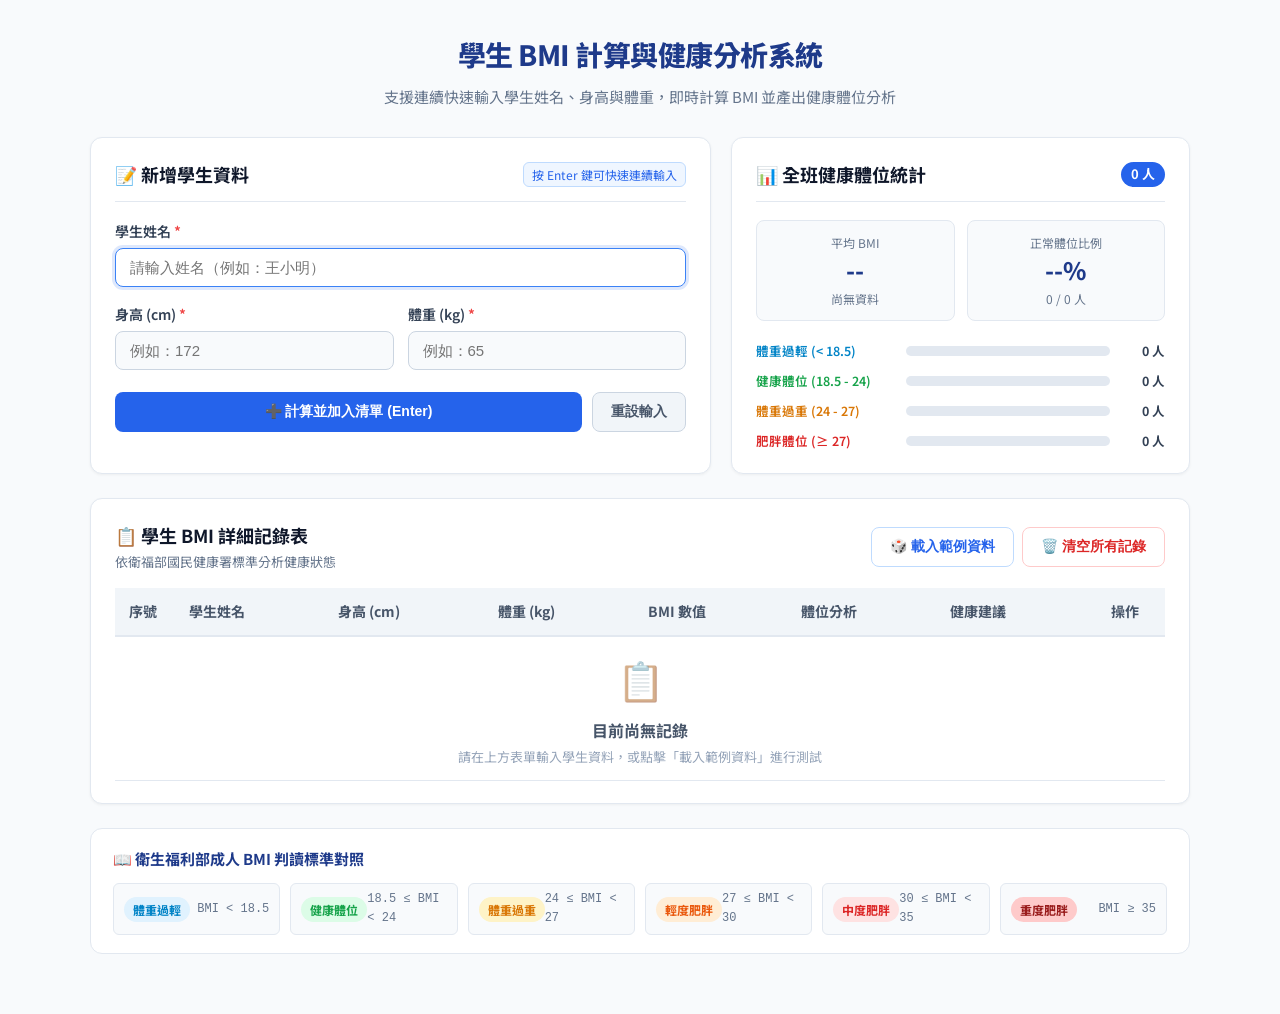
<file: demoBMI/noGuide/index.html>
<!DOCTYPE html>
<html lang="zh-TW">
<head>
  <meta charset="UTF-8">
  <meta name="viewport" content="width=device-width, initial-scale=1.0">
  <title>學生 BMI 計算與分析系統</title>
  <link rel="preconnect" href="https://fonts.googleapis.com">
  <link rel="preconnect" href="https://fonts.gstatic.com" crossorigin>
  <link href="https://fonts.googleapis.com/css2?family=Noto+Sans+TC:wght@400;500;600;700&display=swap" rel="stylesheet">
  <link rel="stylesheet" href="style.css">
</head>
<body>
  <div class="container">
    <header class="header">
      <h1>學生 BMI 計算與健康分析系統</h1>
      <p class="subtitle">支援連續快速輸入學生姓名、身高與體重，即時計算 BMI 並產出健康體位分析</p>
    </header>

    <!-- 主操作區：左側輸入表單、右側即時統計 -->
    <div class="main-grid">
      <!-- 連續輸入表單卡片 -->
      <section class="card form-card">
        <div class="card-header">
          <h2>📝 新增學生資料</h2>
          <span class="badge-hint">按 Enter 鍵可快速連續輸入</span>
        </div>
        
        <form id="bmi-form" autocomplete="off">
          <div class="form-group">
            <label for="student-name">學生姓名 <span class="required">*</span></label>
            <input type="text" id="student-name" placeholder="請輸入姓名（例如：王小明）" required autofocus>
          </div>

          <div class="form-row">
            <div class="form-group">
              <label for="student-height">身高 (cm) <span class="required">*</span></label>
              <input type="number" id="student-height" placeholder="例如：172" min="50" max="250" step="0.1" required>
            </div>

            <div class="form-group">
              <label for="student-weight">體重 (kg) <span class="required">*</span></label>
              <input type="number" id="student-weight" placeholder="例如：65" min="20" max="300" step="0.1" required>
            </div>
          </div>

          <div id="form-error" class="error-msg" style="display: none;"></div>

          <div class="form-actions">
            <button type="submit" class="btn btn-primary" id="btn-submit">
              ➕ 計算並加入清單 (Enter)
            </button>
            <button type="button" class="btn btn-secondary" id="btn-reset">
              重設輸入
            </button>
          </div>
        </form>
      </section>

      <!-- 統計摘要卡片 -->
      <section class="card summary-card">
        <div class="card-header">
          <h2>📊 全班健康體位統計</h2>
          <span id="stat-count-badge" class="count-badge">0 人</span>
        </div>

        <div class="stats-grid">
          <div class="stat-box">
            <div class="stat-label">平均 BMI</div>
            <div class="stat-value" id="stat-avg-bmi">--</div>
            <div class="stat-sub" id="stat-avg-status">尚無資料</div>
          </div>
          <div class="stat-box">
            <div class="stat-label">正常體位比例</div>
            <div class="stat-value" id="stat-normal-rate">--%</div>
            <div class="stat-sub" id="stat-normal-count">0 / 0 人</div>
          </div>
        </div>

        <div class="distribution-bars">
          <div class="dist-row">
            <span class="dist-label text-underweight">體重過輕 (&lt; 18.5)</span>
            <div class="progress-bar-bg">
              <div class="progress-bar bar-underweight" id="bar-underweight" style="width: 0%;"></div>
            </div>
            <span class="dist-count" id="count-underweight">0 人</span>
          </div>
          <div class="dist-row">
            <span class="dist-label text-normal">健康體位 (18.5 - 24)</span>
            <div class="progress-bar-bg">
              <div class="progress-bar bar-normal" id="bar-normal" style="width: 0%;"></div>
            </div>
            <span class="dist-count" id="count-normal">0 人</span>
          </div>
          <div class="dist-row">
            <span class="dist-label text-overweight">體重過重 (24 - 27)</span>
            <div class="progress-bar-bg">
              <div class="progress-bar bar-overweight" id="bar-overweight" style="width: 0%;"></div>
            </div>
            <span class="dist-count" id="count-overweight">0 人</span>
          </div>
          <div class="dist-row">
            <span class="dist-label text-obese">肥胖體位 (≥ 27)</span>
            <div class="progress-bar-bg">
              <div class="progress-bar bar-obese" id="bar-obese" style="width: 0%;"></div>
            </div>
            <span class="dist-count" id="count-obese">0 人</span>
          </div>
        </div>
      </section>
    </div>

    <!-- 學生清單與詳細結果表格 -->
    <section class="card table-card">
      <div class="table-header">
        <div>
          <h2>📋 學生 BMI 詳細記錄表</h2>
          <p class="table-desc">依衛福部國民健康署標準分析健康狀態</p>
        </div>
        <div class="table-actions">
          <button type="button" class="btn btn-outline" id="btn-sample">
            🎲 載入範例資料
          </button>
          <button type="button" class="btn btn-danger-outline" id="btn-clear-all">
            🗑️ 清空所有記錄
          </button>
        </div>
      </div>

      <div class="table-responsive">
        <table class="data-table">
          <thead>
            <tr>
              <th style="width: 60px;">序號</th>
              <th>學生姓名</th>
              <th>身高 (cm)</th>
              <th>體重 (kg)</th>
              <th>BMI 數值</th>
              <th>體位分析</th>
              <th>健康建議</th>
              <th style="width: 80px; text-align: center;">操作</th>
            </tr>
          </thead>
          <tbody id="bmi-table-body">
            <tr id="empty-row">
              <td colspan="8" class="empty-state">
                <div class="empty-icon">📋</div>
                <div class="empty-text">目前尚無記錄</div>
                <div class="empty-sub">請在上方表單輸入學生資料，或點擊「載入範例資料」進行測試</div>
              </td>
            </tr>
          </tbody>
        </table>
      </div>
    </section>

    <!-- 衛福部 BMI 標準對照說明 -->
    <footer class="info-footer">
      <h3>📖 衛生福利部成人 BMI 判讀標準對照</h3>
      <div class="standards-grid">
        <div class="standard-item">
          <span class="tag tag-underweight">體重過輕</span>
          <span class="standard-range">BMI &lt; 18.5</span>
        </div>
        <div class="standard-item">
          <span class="tag tag-normal">健康體位</span>
          <span class="standard-range">18.5 ≤ BMI &lt; 24</span>
        </div>
        <div class="standard-item">
          <span class="tag tag-overweight">體重過重</span>
          <span class="standard-range">24 ≤ BMI &lt; 27</span>
        </div>
        <div class="standard-item">
          <span class="tag tag-obese-mild">輕度肥胖</span>
          <span class="standard-range">27 ≤ BMI &lt; 30</span>
        </div>
        <div class="standard-item">
          <span class="tag tag-obese-mod">中度肥胖</span>
          <span class="standard-range">30 ≤ BMI &lt; 35</span>
        </div>
        <div class="standard-item">
          <span class="tag tag-obese-sev">重度肥胖</span>
          <span class="standard-range">BMI ≥ 35</span>
        </div>
      </div>
    </footer>
  </div>

  <script src="app.js"></script>
</body>
</html>
</file>
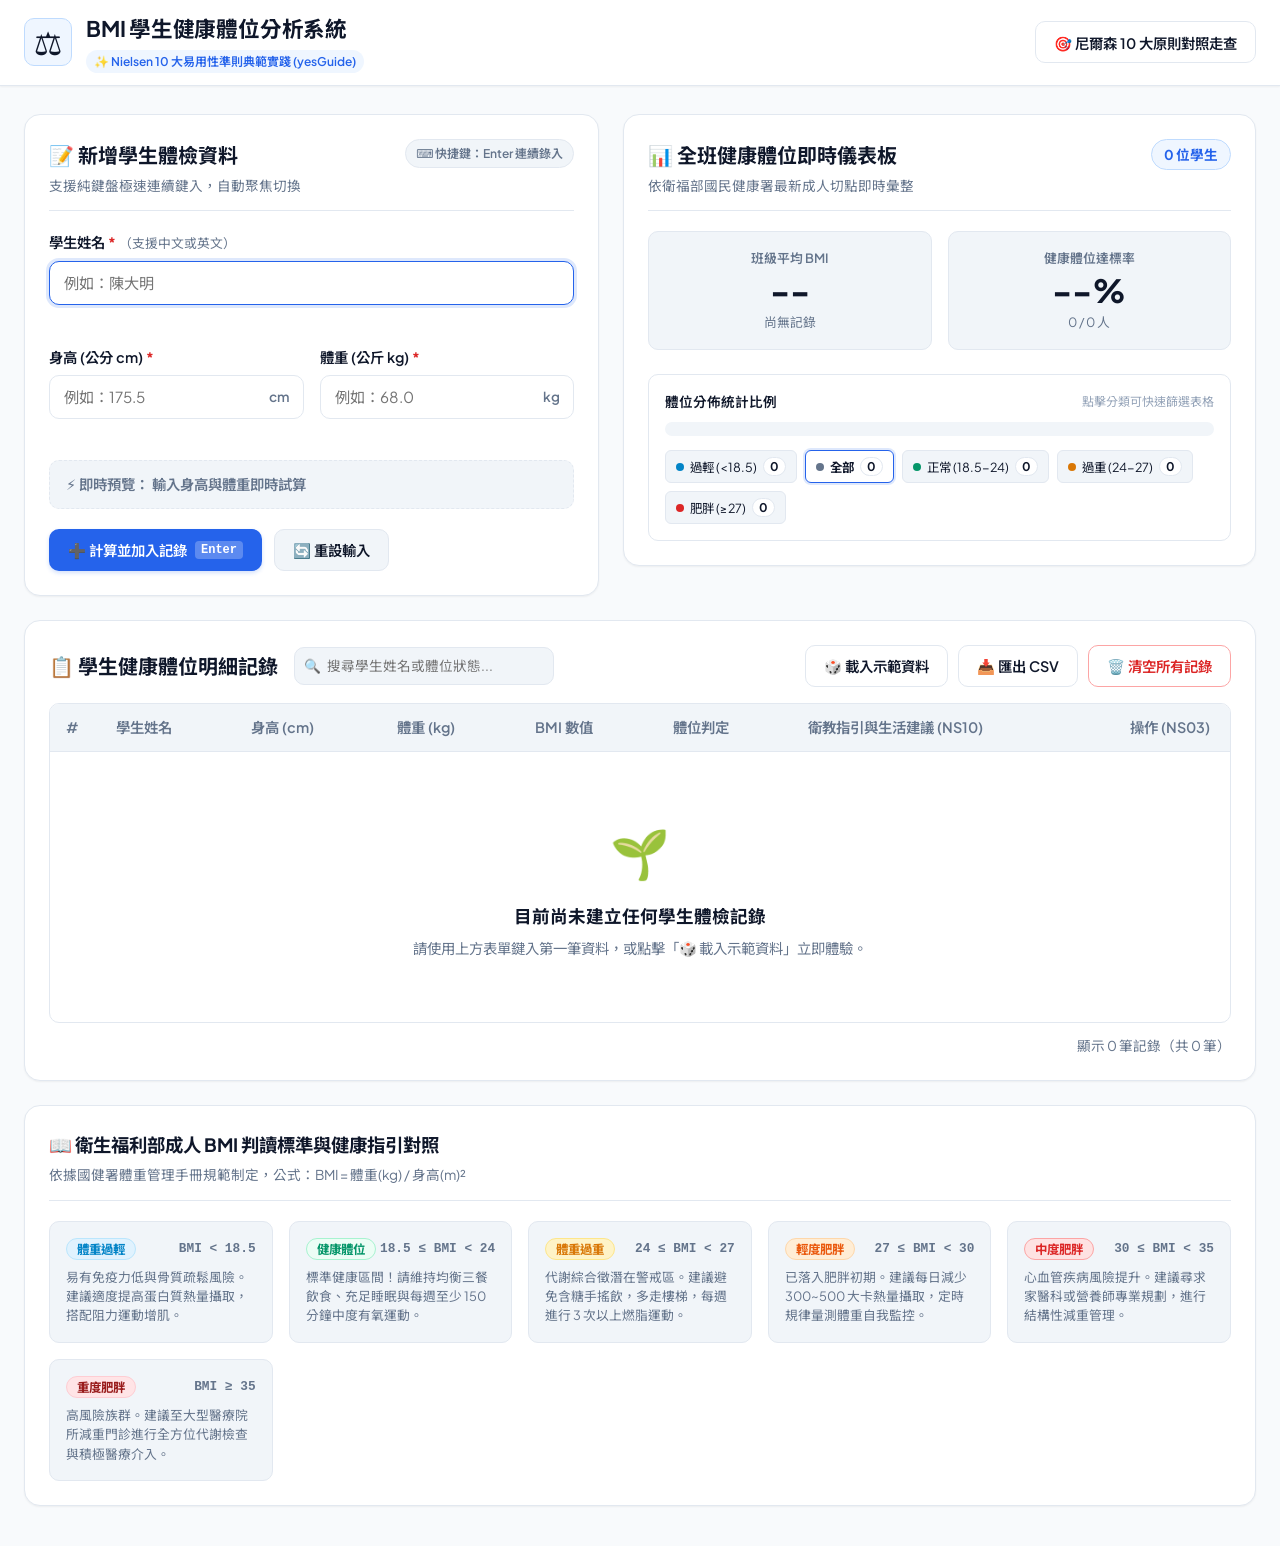
<file: demoBMI/yesGuide/index.html>
<!DOCTYPE html>
<html lang="zh-TW">
<head>
  <meta charset="UTF-8">
  <meta name="viewport" content="width=device-width, initial-scale=1.0">
  <title>BMI 學生健康體位管理系統 | Nielsen UX 實踐版</title>
  <link rel="preconnect" href="https://fonts.googleapis.com">
  <link rel="preconnect" href="https://fonts.gstatic.com" crossorigin>
  <link href="https://fonts.googleapis.com/css2?family=Plus+Jakarta+Sans:wght@400;500;600;700;800&family=Noto+Sans+TC:wght@400;500;700&display=swap" rel="stylesheet">
  <link rel="stylesheet" href="style.css">
</head>
<body>
  <!-- 頂部 Header -->
  <header class="navbar">
    <div class="nav-container">
      <div class="brand">
        <span class="brand-icon">⚖️</span>
        <div>
          <h1 class="brand-title">BMI 學生健康體位分析系統</h1>
          <span class="brand-badge">✨ Nielsen 10 大易用性準則典範實踐 (yesGuide)</span>
        </div>
      </div>
      <div class="nav-actions">
        <button type="button" class="btn btn-outline" id="btn-show-heuristics" title="檢視系統如何具體落地尼爾森 10 大原則">
          🎯 尼爾森 10 大原則對照走查
        </button>
      </div>
    </div>
  </header>

  <main class="container">
    <!-- 頂部通知 Toast 容器 (NS01 狀態能見度 / NS03 自由控制) -->
    <div id="toast-container" class="toast-container"></div>

    <!-- 上半部：主輸入表單 (左) + 班級即時健康儀表板 (右) -->
    <div class="top-grid">
      
      <!-- 連續高速輸入表單卡片 (NS05 錯誤預防 / NS07 高效連續輸入) -->
      <section class="card form-card">
        <div class="card-header">
          <div>
            <h2>📝 新增學生體檢資料</h2>
            <p class="card-subtitle">支援純鍵盤極速連續鍵入，自動聚焦切換</p>
          </div>
          <span class="accelerator-tag" title="NS07 效率加速器：鍵盤快捷">⌨️ 快捷鍵：Enter 連續錄入</span>
        </div>

        <form id="bmi-form" autocomplete="off" novalidate>
          <div class="form-group">
            <label for="student-name">
              學生姓名 <span class="req">*</span>
              <span class="label-hint">（支援中文或英文）</span>
            </label>
            <div class="input-wrapper">
              <input type="text" id="student-name" placeholder="例如：陳大明" required autofocus>
              <span class="clear-input-icon" id="clear-name" title="清除欄位">✕</span>
            </div>
            <div class="field-error" id="err-name"></div>
          </div>

          <div class="form-row">
            <div class="form-group">
              <label for="student-height">
                身高 (公分 cm) <span class="req">*</span>
              </label>
              <div class="input-wrapper">
                <input type="number" id="student-height" placeholder="例如：175.5" min="50" max="250" step="0.1" required>
                <span class="input-unit">cm</span>
              </div>
              <div class="field-error" id="err-height"></div>
            </div>

            <div class="form-group">
              <label for="student-weight">
                體重 (公斤 kg) <span class="req">*</span>
              </label>
              <div class="input-wrapper">
                <input type="number" id="student-weight" placeholder="例如：68.0" min="15" max="300" step="0.1" required>
                <span class="input-unit">kg</span>
              </div>
              <div class="field-error" id="err-weight"></div>
            </div>
          </div>

          <!-- 即時動態計算預覽條 (NS01 系統狀態能見度) -->
          <div class="live-preview-box" id="live-preview-box">
            <div class="preview-title">
              <span>⚡ 即時預覽：</span>
              <span id="preview-bmi-text">輸入身高與體重即時試算</span>
            </div>
            <div id="preview-badge-container"></div>
          </div>

          <div class="form-actions">
            <button type="submit" class="btn btn-primary" id="btn-submit">
              <span>➕ 計算並加入記錄</span>
              <kbd>Enter</kbd>
            </button>
            <button type="button" class="btn btn-secondary" id="btn-reset" title="NS03: 清空當前欄位">
              🔄 重設輸入
            </button>
          </div>
        </form>
      </section>

      <!-- 班級即時健康儀表板 (NS01 狀態能見度 / NS02 真實世界標準) -->
      <section class="card dashboard-card">
        <div class="card-header">
          <div>
            <h2>📊 全班健康體位即時儀表板</h2>
            <p class="card-subtitle">依衛福部國民健康署最新成人切點即時彙整</p>
          </div>
          <span class="total-badge" id="total-badge">0 位學生</span>
        </div>

        <div class="kpi-grid">
          <div class="kpi-card">
            <span class="kpi-title">班級平均 BMI</span>
            <div class="kpi-num" id="kpi-avg-bmi">--</div>
            <div class="kpi-sub" id="kpi-avg-status">尚無記錄</div>
          </div>
          <div class="kpi-card">
            <span class="kpi-title">健康體位達標率</span>
            <div class="kpi-num" id="kpi-normal-rate">--%</div>
            <div class="kpi-sub" id="kpi-normal-ratio">0 / 0 人</div>
          </div>
        </div>

        <!-- 體位分佈長條圖 (NS04 一致色彩 / NS06 易於識別) -->
        <div class="distribution-section">
          <div class="dist-header">
            <span>體位分佈統計比例</span>
            <span class="dist-hint">點擊分類可快速篩選表格</span>
          </div>

          <div class="stacked-bar-container" id="stacked-bar">
            <div class="bar-segment seg-underweight" id="seg-underweight" style="width: 0%;" title="體重過輕"></div>
            <div class="bar-segment seg-normal" id="seg-normal" style="width: 0%;" title="健康體位"></div>
            <div class="bar-segment seg-overweight" id="seg-overweight" style="width: 0%;" title="體重過重"></div>
            <div class="bar-segment seg-obese" id="seg-obese" style="width: 0%;" title="肥胖體位"></div>
          </div>

          <div class="legend-grid">
            <button type="button" class="legend-btn" data-filter="underweight">
              <span class="dot dot-underweight"></span>
              <span class="legend-label">過輕 (&lt;18.5)</span>
              <span class="legend-count" id="count-underweight">0</span>
            </button>
            <button type="button" class="legend-btn active" data-filter="all">
              <span class="dot dot-all"></span>
              <span class="legend-label">全部</span>
              <span class="legend-count" id="count-all">0</span>
            </button>
            <button type="button" class="legend-btn" data-filter="normal">
              <span class="dot dot-normal"></span>
              <span class="legend-label">正常 (18.5-24)</span>
              <span class="legend-count" id="count-normal">0</span>
            </button>
            <button type="button" class="legend-btn" data-filter="overweight">
              <span class="dot dot-overweight"></span>
              <span class="legend-label">過重 (24-27)</span>
              <span class="legend-count" id="count-overweight">0</span>
            </button>
            <button type="button" class="legend-btn" data-filter="obese">
              <span class="dot dot-obese"></span>
              <span class="legend-label">肥胖 (≥27)</span>
              <span class="legend-count" id="count-obese">0</span>
            </button>
          </div>
        </div>
      </section>

    </div>

    <!-- 下半部：學生記錄表格與操作工具列 (NS03 控制權 / NS07 效率 / NS08 簡約) -->
    <section class="card table-card">
      <div class="table-toolbar">
        <div class="toolbar-left">
          <h2>📋 學生健康體位明細記錄</h2>
          <!-- 搜尋框 (NS06 易於識別) -->
          <div class="search-box">
            <span class="search-icon">🔍</span>
            <input type="text" id="search-input" placeholder="搜尋學生姓名或體位狀態...">
          </div>
        </div>

        <div class="toolbar-right">
          <button type="button" class="btn btn-outline" id="btn-sample-data" title="NS07: 一鍵快速載入班級範例資料進行測試">
            🎲 載入示範資料
          </button>
          <button type="button" class="btn btn-outline" id="btn-export-csv" title="NS03: 匯出全班資料為 CSV 格式">
            📥 匯出 CSV
          </button>
          <button type="button" class="btn btn-danger-outline" id="btn-clear-all" title="NS03: 清空全部記錄（附二次確認）">
            🗑️ 清空所有記錄
          </button>
        </div>
      </div>

      <!-- 表格主體 -->
      <div class="table-responsive">
        <table class="data-table" id="data-table">
          <thead>
            <tr>
              <th style="width: 50px;">#</th>
              <th>學生姓名</th>
              <th>身高 (cm)</th>
              <th>體重 (kg)</th>
              <th>BMI 數值</th>
              <th>體位判定</th>
              <th>衛教指引與生活建議 (NS10)</th>
              <th style="width: 120px; text-align: center;">操作 (NS03)</th>
            </tr>
          </thead>
          <tbody id="table-body">
            <!-- 動態插入內容 -->
          </tbody>
        </table>
      </div>

      <div class="table-footer-info" id="table-footer-info">
        顯示 <span id="shown-count">0</span> 筆記錄（共 <span id="total-records-count">0</span> 筆）
      </div>
    </section>

    <!-- 底部衛教與標準對照說明 (NS06 辨識取代記憶 / NS10 說明與指引) -->
    <section class="card standard-card">
      <div class="card-header">
        <div>
          <h3>📖 衛生福利部成人 BMI 判讀標準與健康指引對照</h3>
          <p class="card-subtitle">依據國健署體重管理手冊規範制定，公式：BMI = 體重(kg) / 身高(m)²</p>
        </div>
      </div>
      <div class="standard-chips">
        <div class="chip-item chip-underweight">
          <div class="chip-header">
            <span class="tag tag-underweight">體重過輕</span>
            <span class="chip-bmi">BMI &lt; 18.5</span>
          </div>
          <p class="chip-desc">易有免疫力低與骨質疏鬆風險。建議適度提高蛋白質熱量攝取，搭配阻力運動增肌。</p>
        </div>

        <div class="chip-item chip-normal">
          <div class="chip-header">
            <span class="tag tag-normal">健康體位</span>
            <span class="chip-bmi">18.5 ≤ BMI &lt; 24</span>
          </div>
          <p class="chip-desc">標準健康區間！請維持均衡三餐飲食、充足睡眠與每週至少 150 分鐘中度有氧運動。</p>
        </div>

        <div class="chip-item chip-overweight">
          <div class="chip-header">
            <span class="tag tag-overweight">體重過重</span>
            <span class="chip-bmi">24 ≤ BMI &lt; 27</span>
          </div>
          <p class="chip-desc">代謝綜合徵潛在警戒區。建議避免含糖手搖飲，多走樓梯，每週進行 3 次以上燃脂運動。</p>
        </div>

        <div class="chip-item chip-obese-mild">
          <div class="chip-header">
            <span class="tag tag-obese-mild">輕度肥胖</span>
            <span class="chip-bmi">27 ≤ BMI &lt; 30</span>
          </div>
          <p class="chip-desc">已落入肥胖初期。建議每日減少 300~500 大卡熱量攝取，定時規律量測體重自我監控。</p>
        </div>

        <div class="chip-item chip-obese-mod">
          <div class="chip-header">
            <span class="tag tag-obese-mod">中度肥胖</span>
            <span class="chip-bmi">30 ≤ BMI &lt; 35</span>
          </div>
          <p class="chip-desc">心血管疾病風險提升。建議尋求家醫科或營養師專業規劃，進行結構性減重管理。</p>
        </div>

        <div class="chip-item chip-obese-sev">
          <div class="chip-header">
            <span class="tag tag-obese-sev">重度肥胖</span>
            <span class="chip-bmi">BMI ≥ 35</span>
          </div>
          <p class="chip-desc">高風險族群。建議至大型醫療院所減重門診進行全方位代謝檢查與積極醫療介入。</p>
        </div>
      </div>
    </section>
  </main>

  <!-- 尼爾森 10 大原則落地對照走查 Modal (教學展示核心亮點) -->
  <div class="modal-overlay" id="heuristics-modal">
    <div class="modal-box">
      <div class="modal-header">
        <div class="modal-title-group">
          <span class="modal-icon">🎯</span>
          <div>
            <h3>本系統落實「尼爾森 10 大易用性原則 (Nielsen's 10 Heuristics)」全對照表</h3>
            <p class="modal-subtitle">由逢甲大學資工系 使用者體驗設計 課程架構精心實作</p>
          </div>
        </div>
        <button type="button" class="modal-close" id="modal-close">✕</button>
      </div>

      <div class="modal-body">
        <div class="heuristics-table-wrapper">
          <table class="heuristics-table">
            <thead>
              <tr>
                <th style="width: 140px;">尼爾森準則</th>
                <th style="width: 220px;">易用性核心心法</th>
                <th>本 BMI 系統之具體工程設計與落實</th>
              </tr>
            </thead>
            <tbody>
              <tr>
                <td><strong>NS01 狀態能見度</strong><br><small>Visibility of Status</small></td>
                <td>在合理時間內提供即時反饋，讓使用者隨時掌握系統狀態。</td>
                <td>
                  <ul>
                    <li>鍵入身高體重即刻浮現「⚡ 即時預覽卡片」，無需等待點擊送出。</li>
                    <li>新增/刪除時立即在右上角觸發 Toast 提示與全班總人數動態徽章。</li>
                    <li>即時更新「體位分佈長條圖」與平均 BMI 儀表。</li>
                  </ul>
                </td>
              </tr>
              <tr>
                <td><strong>NS02 真實世界對應</strong><br><small>Match Real World</small></td>
                <td>說使用者聽得懂的語言，符合真實世界心理模型與慣例。</td>
                <td>
                  <ul>
                    <li>採用衛生福利部國民健康署標準衛教體位分級（健康體位、過重、肥胖）。</li>
                    <li>使用大眾熟悉的單位標示（身高 cm、體重 kg、BMI 數值保留 1 位小數）。</li>
                  </ul>
                </td>
              </tr>
              <tr>
                <td><strong>NS03 控制權與自由</strong><br><small>User Control & Freedom</small></td>
                <td>提供清晰的緊急出口與反悔救援機制，不強制阻斷。</td>
                <td>
                  <ul>
                    <li><strong>刪除防呆救援 (Undo)</strong>：刪除學生時立即浮現帶有「復原 (Undo)」按鈕的 Toast，隨時可一鍵還原誤刪數據。</li>
                    <li>提供「重設輸入」按鈕隨時清空草稿；提供 CSV 匯出備份資料。</li>
                  </ul>
                </td>
              </tr>
              <tr>
                <td><strong>NS04 一致性與標準</strong><br><small>Consistency & Standards</small></td>
                <td>遵循既定規範與設計系統，色彩與樣式語意一致。</td>
                <td>
                  <ul>
                    <li>全站統一 Design System 語意色彩：正常(綠)、過輕(藍)、過重(橙)、肥胖(紅)。</li>
                    <li>主要動作按鈕一律使用 Theme Blue，危險動作一律使用 Danger Red。</li>
                  </ul>
                </td>
              </tr>
              <tr>
                <td><strong>NS05 錯誤預防</strong><br><small>Error Prevention</small></td>
                <td>防範錯誤於未然，透過前端約束與智慧防呆降低出錯率。</td>
                <td>
                  <ul>
                    <li><strong>單位智慧防呆</strong>：若身高輸入小於 50（如誤鍵 1.75 公尺），即時溫馨提醒「單位為公分 cm，是否應為 175 cm？」。</li>
                    <li>HTML5 數值範圍約束 (`min/max/step`)，嚴防空值與負數。</li>
                    <li>避免警示疲勞：不使用阻斷式 `confirm`，改用非阻斷 Toast + Undo。</li>
                  </ul>
                </td>
              </tr>
              <tr>
                <td><strong>NS06 辨識取代記憶</strong><br><small>Recognition vs Recall</small></td>
                <td>將物件與指引直接陳列在眼前，無需憑空死記。</td>
                <td>
                  <ul>
                    <li>輸入框提供清晰範例 Placeholder（如「例如：175.5」）。</li>
                    <li>常駐陳列衛福部 6 大體位標準切點對照卡片，隨時一眼即查。</li>
                    <li>提供即時關鍵字搜尋框與體位點選篩選。</li>
                  </ul>
                </td>
              </tr>
              <tr>
                <td><strong>NS07 彈性與使用效率</strong><br><small>Efficiency of Use</small></td>
                <td>兼顧新手與資深使用者，提供高頻操作加速器。</td>
                <td>
                  <ul>
                    <li><strong>純鍵盤極速連續錄入</strong>：姓名 ➔ <kbd>Enter</kbd> ➔ 身高 ➔ <kbd>Enter</kbd> ➔ 體重 ➔ <kbd>Enter</kbd> 自動計算並瞬間回彈聚焦回姓名，雙手不離鍵盤即可錄完全班。</li>
                    <li>提供「🎲 載入示範資料」按鈕加速測試與演示。</li>
                  </ul>
                </td>
              </tr>
              <tr>
                <td><strong>NS08 美學與簡約設計</strong><br><small>Minimalist Design</small></td>
                <td>去除無關視覺雜訊，聚焦關鍵高價值指標。</td>
                <td>
                  <ul>
                    <li>雙欄卡片佈局，核心 KPI（平均 BMI、達標率）大字突出。</li>
                    <li>充足留白與文字對比度，全面遵循 WCAG AA 無障礙標準。</li>
                  </ul>
                </td>
              </tr>
              <tr>
                <td><strong>NS09 協助診斷與復原</strong><br><small>Error Recovery</small></td>
                <td>錯誤訊息白話精準指出問題，並給予建設性指引。</td>
                <td>
                  <ul>
                    <li>輸入不合理時，欄位微震動 (Shake) 標紅，並就地以白話中文指出哪裡有誤。</li>
                    <li>自動將游標聚焦到出錯欄位，方便就地修正。</li>
                  </ul>
                </td>
              </tr>
              <tr>
                <td><strong>NS10 說明文件與輔助</strong><br><small>Help & Documentation</small></td>
                <td>在必要位置提供情境微說明與具體行動指南。</td>
                <td>
                  <ul>
                    <li>各體位分類均附有專屬「衛教指引與生活改善建議」。</li>
                    <li>提供計算公式說明與本對照表指引。</li>
                  </ul>
                </td>
              </tr>
            </tbody>
          </table>
        </div>
      </div>
      <div class="modal-footer">
        <button type="button" class="btn btn-primary" id="btn-modal-ok">我瞭解了</button>
      </div>
    </div>
  </div>

  <script src="app.js"></script>
</body>
</html>
</file>
<file: demoBMI/noGuide/style.css>
:root {
  --primary: #2563eb;
  --primary-hover: #1d4ed8;
  --primary-light: #eff6ff;
  --surface: #ffffff;
  --background: #f8fafc;
  --border: #e2e8f0;
  --border-focus: #3b82f6;
  --text-main: #0f172a;
  --text-muted: #64748b;
  --text-light: #94a3b8;
  --radius: 12px;
  --radius-sm: 8px;
  --shadow-sm: 0 1px 3px rgba(0, 0, 0, 0.05);
  --shadow-md: 0 4px 6px -1px rgba(0, 0, 0, 0.07), 0 2px 4px -2px rgba(0, 0, 0, 0.04);
  --shadow-lg: 0 10px 15px -3px rgba(0, 0, 0, 0.08), 0 4px 6px -4px rgba(0, 0, 0, 0.03);

  /* Health status colors */
  --c-underweight: #0284c7;
  --bg-underweight: #e0f2fe;
  --c-normal: #16a34a;
  --bg-normal: #dcfce7;
  --c-overweight: #d97706;
  --bg-overweight: #fef3c7;
  --c-obese-mild: #ea580c;
  --bg-obese-mild: #ffedd5;
  --c-obese-mod: #dc2626;
  --bg-obese-mod: #fee2e2;
  --c-obese-sev: #991b1b;
  --bg-obese-sev: #fecaca;
}

* {
  box-sizing: border-box;
  margin: 0;
  padding: 0;
}

body {
  font-family: 'Noto Sans TC', system-ui, -apple-system, sans-serif;
  background-color: var(--background);
  color: var(--text-main);
  line-height: 1.6;
  padding: 32px 16px 60px 16px;
}

.container {
  max-width: 1100px;
  margin: 0 auto;
}

/* Header */
.header {
  text-align: center;
  margin-bottom: 28px;
}

.header h1 {
  font-size: 28px;
  font-weight: 800;
  color: #1e3a8a;
  letter-spacing: -0.5px;
  margin-bottom: 8px;
}

.header .subtitle {
  font-size: 15px;
  color: var(--text-muted);
}

/* Grid Layout */
.main-grid {
  display: grid;
  grid-template-columns: 1.15fr 0.85fr;
  gap: 20px;
  margin-bottom: 24px;
}

@media (max-width: 860px) {
  .main-grid {
    grid-template-columns: 1fr;
  }
}

/* Cards */
.card {
  background: var(--surface);
  border-radius: var(--radius);
  border: 1px solid var(--border);
  box-shadow: var(--shadow-sm);
  padding: 22px 24px;
  transition: box-shadow 0.2s ease;
}

.card:hover {
  box-shadow: var(--shadow-md);
}

.card-header {
  display: flex;
  justify-content: space-between;
  align-items: center;
  margin-bottom: 18px;
  padding-bottom: 12px;
  border-bottom: 1px solid var(--border);
}

.card-header h2 {
  font-size: 18px;
  font-weight: 700;
  color: var(--text-main);
}

.badge-hint {
  font-size: 12px;
  color: #2563eb;
  background: #eff6ff;
  border: 1px solid #bfdbfe;
  padding: 2px 8px;
  border-radius: 6px;
}

.count-badge {
  font-size: 13px;
  font-weight: 700;
  color: white;
  background: var(--primary);
  padding: 2px 10px;
  border-radius: 999px;
}

/* Form Styles */
.form-group {
  margin-bottom: 16px;
}

.form-row {
  display: grid;
  grid-template-columns: 1fr 1fr;
  gap: 14px;
}

label {
  display: block;
  font-size: 14px;
  font-weight: 600;
  color: #334155;
  margin-bottom: 6px;
}

.required {
  color: #ef4444;
}

input[type="text"],
input[type="number"] {
  width: 100%;
  padding: 10px 14px;
  border-radius: var(--radius-sm);
  border: 1.5px solid #cbd5e1;
  font-size: 15px;
  color: var(--text-main);
  background: #f8fafc;
  outline: none;
  transition: all 0.15s ease;
}

input[type="text"]:focus,
input[type="number"]:focus {
  background: white;
  border-color: var(--border-focus);
  box-shadow: 0 0 0 3px rgba(37, 99, 235, 0.15);
}

.error-msg {
  background: #fef2f2;
  border: 1px solid #fecaca;
  color: #dc2626;
  font-size: 13px;
  padding: 8px 12px;
  border-radius: 6px;
  margin-bottom: 14px;
}

.form-actions {
  display: flex;
  gap: 10px;
  margin-top: 6px;
}

.btn {
  display: inline-flex;
  align-items: center;
  justify-content: center;
  gap: 6px;
  padding: 10px 18px;
  border-radius: var(--radius-sm);
  font-size: 14px;
  font-weight: 600;
  cursor: pointer;
  border: 1px solid transparent;
  transition: all 0.15s ease;
}

.btn-primary {
  background-color: var(--primary);
  color: white;
  flex: 1;
}

.btn-primary:hover {
  background-color: var(--primary-hover);
  box-shadow: 0 4px 10px rgba(37, 99, 235, 0.25);
}

.btn-secondary {
  background: #f1f5f9;
  color: #475569;
  border-color: #cbd5e1;
}

.btn-secondary:hover {
  background: #e2e8f0;
  color: #0f172a;
}

.btn-outline {
  background: white;
  color: var(--primary);
  border-color: #bfdbfe;
}

.btn-outline:hover {
  background: var(--primary-light);
  border-color: var(--primary);
}

.btn-danger-outline {
  background: white;
  color: #dc2626;
  border-color: #fecaca;
}

.btn-danger-outline:hover {
  background: #fef2f2;
  border-color: #dc2626;
}

.btn-sm-del {
  background: transparent;
  border: 1px solid #fee2e2;
  color: #ef4444;
  padding: 4px 8px;
  border-radius: 4px;
  font-size: 12px;
  cursor: pointer;
  transition: all 0.12s ease;
}

.btn-sm-del:hover {
  background: #fee2e2;
  color: #b91c1c;
}

/* Statistics Grid */
.stats-grid {
  display: grid;
  grid-template-columns: 1fr 1fr;
  gap: 12px;
  margin-bottom: 20px;
}

.stat-box {
  background: #f8fafc;
  border: 1px solid var(--border);
  border-radius: var(--radius-sm);
  padding: 12px 14px;
  text-align: center;
}

.stat-label {
  font-size: 12px;
  color: var(--text-muted);
  margin-bottom: 4px;
}

.stat-value {
  font-size: 24px;
  font-weight: 800;
  color: #1e3a8a;
  line-height: 1.2;
}

.stat-sub {
  font-size: 12px;
  color: var(--text-muted);
  margin-top: 4px;
}

/* Distribution Bars */
.distribution-bars {
  display: flex;
  flex-direction: column;
  gap: 10px;
}

.dist-row {
  display: grid;
  grid-template-columns: 140px 1fr 45px;
  align-items: center;
  gap: 10px;
  font-size: 12.5px;
}

.dist-label {
  font-weight: 600;
  white-space: nowrap;
}

.text-underweight { color: var(--c-underweight); }
.text-normal { color: var(--c-normal); }
.text-overweight { color: var(--c-overweight); }
.text-obese { color: var(--c-obese-mod); }

.progress-bar-bg {
  height: 10px;
  background: #e2e8f0;
  border-radius: 999px;
  overflow: hidden;
}

.progress-bar {
  height: 100%;
  border-radius: 999px;
  transition: width 0.3s ease;
}

.bar-underweight { background: var(--c-underweight); }
.bar-normal { background: var(--c-normal); }
.bar-overweight { background: var(--c-overweight); }
.bar-obese { background: var(--c-obese-mod); }

.dist-count {
  text-align: right;
  font-weight: 700;
  color: #334155;
}

/* Table Section */
.table-card {
  margin-bottom: 24px;
}

.table-header {
  display: flex;
  justify-content: space-between;
  align-items: center;
  margin-bottom: 16px;
  flex-wrap: wrap;
  gap: 12px;
}

.table-header h2 {
  font-size: 18px;
  font-weight: 700;
  color: var(--text-main);
}

.table-desc {
  font-size: 13px;
  color: var(--text-muted);
  margin-top: 2px;
}

.table-actions {
  display: flex;
  gap: 8px;
}

.table-responsive {
  overflow-x: auto;
}

.data-table {
  width: 100%;
  border-collapse: collapse;
  text-align: left;
  font-size: 14px;
}

.data-table th {
  background: #f1f5f9;
  color: #475569;
  font-weight: 700;
  padding: 12px 14px;
  border-bottom: 2px solid var(--border);
  white-space: nowrap;
}

.data-table td {
  padding: 12px 14px;
  border-bottom: 1px solid var(--border);
  color: #1e293b;
}

.data-table tr:hover td {
  background-color: #f8fafc;
}

.bmi-val {
  font-family: ui-monospace, SFMono-Regular, Menlo, monospace;
  font-weight: 700;
  font-size: 15px;
}

/* Status Badges */
.tag {
  display: inline-block;
  padding: 3px 9px;
  border-radius: 999px;
  font-size: 12px;
  font-weight: 700;
  white-space: nowrap;
}

.tag-underweight { background: var(--bg-underweight); color: var(--c-underweight); }
.tag-normal { background: var(--bg-normal); color: var(--c-normal); }
.tag-overweight { background: var(--bg-overweight); color: var(--c-overweight); }
.tag-obese-mild { background: var(--bg-obese-mild); color: var(--c-obese-mild); }
.tag-obese-mod { background: var(--bg-obese-mod); color: var(--c-obese-mod); }
.tag-obese-sev { background: var(--bg-obese-sev); color: var(--c-obese-sev); }

.empty-state {
  text-align: center;
  padding: 40px 20px;
  color: var(--text-muted);
}

.empty-icon {
  font-size: 38px;
  margin-bottom: 8px;
  opacity: 0.6;
}

.empty-text {
  font-size: 16px;
  font-weight: 700;
  color: #475569;
}

.empty-sub {
  font-size: 13px;
  color: var(--text-light);
  margin-top: 4px;
}

/* Information Footer */
.info-footer {
  background: white;
  border-radius: var(--radius);
  border: 1px solid var(--border);
  padding: 18px 22px;
}

.info-footer h3 {
  font-size: 15px;
  font-weight: 700;
  color: #1e3a8a;
  margin-bottom: 12px;
}

.standards-grid {
  display: grid;
  grid-template-columns: repeat(auto-fit, minmax(150px, 1fr));
  gap: 10px;
}

.standard-item {
  display: flex;
  align-items: center;
  justify-content: space-between;
  background: #f8fafc;
  padding: 6px 10px;
  border-radius: 6px;
  border: 1px solid #e2e8f0;
}

.standard-range {
  font-size: 12px;
  color: #64748b;
  font-family: ui-monospace, SFMono-Regular, monospace;
}
</file>
<file: demoBMI/yesGuide/style.css>
/* ==========================================================================
   BMI 學生健康體位管理系統 | 樣式表 (Nielsen UX 10 Heuristics 實踐版)
   ========================================================================== */

:root {
  /* 主題色系 (Design Tokens) */
  --color-primary: #2563eb;
  --color-primary-hover: #1d4ed8;
  --color-primary-light: #eff6ff;
  --color-primary-border: #bfdbfe;

  --color-bg-page: #f8fafc;
  --color-bg-card: #ffffff;
  --color-bg-subtle: #f1f5f9;

  --color-text-main: #0f172a;
  --color-text-muted: #64748b;
  --color-text-subtle: #94a3b8;
  --color-border: #e2e8f0;
  --color-border-hover: #cbd5e1;

  /* 衛福部體位判定語意色彩 (NS04 一致性) */
  --color-underweight: #0284c7;
  --color-underweight-bg: #e0f2fe;
  --color-underweight-border: #bae6fd;

  --color-normal: #059669;
  --color-normal-bg: #ecfdf5;
  --color-normal-border: #a7f3d0;

  --color-overweight: #d97706;
  --color-overweight-bg: #fef3c7;
  --color-overweight-border: #fde68a;

  --color-obese: #dc2626;
  --color-obese-bg: #fee2e2;
  --color-obese-border: #fca5a5;

  --color-obese-sev: #991b1b;
  --color-obese-sev-bg: #ffe4e6;
  --color-obese-sev-border: #fecdd3;

  /* 陰影與圓角 */
  --radius-sm: 6px;
  --radius-md: 10px;
  --radius-lg: 16px;
  --radius-full: 9999px;

  --shadow-sm: 0 1px 2px 0 rgba(0, 0, 0, 0.05);
  --shadow-md: 0 4px 6px -1px rgba(0, 0, 0, 0.08), 0 2px 4px -1px rgba(0, 0, 0, 0.04);
  --shadow-lg: 0 10px 15px -3px rgba(0, 0, 0, 0.08), 0 4px 6px -2px rgba(0, 0, 0, 0.04);
  --shadow-float: 0 20px 25px -5px rgba(0, 0, 0, 0.1), 0 10px 10px -5px rgba(0, 0, 0, 0.04);

  --transition-fast: 0.15s ease;
  --transition-normal: 0.25s ease;
}

/* 全域重設與基礎字體 */
*, *::before, *::after {
  box-sizing: border-box;
  margin: 0;
  padding: 0;
}

body {
  font-family: 'Plus Jakarta Sans', 'Noto Sans TC', system-ui, -apple-system, sans-serif;
  background-color: var(--color-bg-page);
  color: var(--color-text-main);
  line-height: 1.6;
  -webkit-font-smoothing: antialiased;
  min-height: 100vh;
  padding-bottom: 40px;
}

/* 頂部導覽列 */
.navbar {
  background-color: var(--color-bg-card);
  border-bottom: 1px solid var(--color-border);
  position: sticky;
  top: 0;
  z-index: 100;
  backdrop-filter: blur(8px);
  background-color: rgba(255, 255, 255, 0.95);
  box-shadow: var(--shadow-sm);
}

.nav-container {
  max-width: 1280px;
  margin: 0 auto;
  padding: 12px 24px;
  display: flex;
  align-items: center;
  justify-content: space-between;
  gap: 16px;
}

.brand {
  display: flex;
  align-items: center;
  gap: 14px;
}

.brand-icon {
  font-size: 2rem;
  background: var(--color-primary-light);
  width: 48px;
  height: 48px;
  display: flex;
  align-items: center;
  justify-content: center;
  border-radius: var(--radius-md);
  border: 1px solid var(--color-primary-border);
}

.brand-title {
  font-size: 1.35rem;
  font-weight: 700;
  color: var(--color-text-main);
  letter-spacing: -0.01em;
}

.brand-badge {
  display: inline-block;
  font-size: 0.75rem;
  color: var(--color-primary);
  background: var(--color-primary-light);
  padding: 2px 8px;
  border-radius: var(--radius-full);
  font-weight: 600;
  margin-top: 2px;
}

/* 容器佈局 */
.container {
  max-width: 1280px;
  margin: 28px auto 0;
  padding: 0 24px;
  display: flex;
  flex-direction: column;
  gap: 24px;
}

/* 卡片通用設計 (NS08 簡約留白) */
.card {
  background: var(--color-bg-card);
  border: 1px solid var(--color-border);
  border-radius: var(--radius-lg);
  padding: 24px;
  box-shadow: var(--shadow-sm);
  transition: box-shadow var(--transition-normal);
}

.card:hover {
  box-shadow: var(--shadow-md);
}

.card-header {
  display: flex;
  align-items: flex-start;
  justify-content: space-between;
  margin-bottom: 20px;
  padding-bottom: 14px;
  border-bottom: 1px solid var(--color-border);
}

.card-header h2 {
  font-size: 1.25rem;
  font-weight: 700;
  color: var(--color-text-main);
}

.card-header h3 {
  font-size: 1.15rem;
  font-weight: 700;
  color: var(--color-text-main);
}

.card-subtitle {
  font-size: 0.85rem;
  color: var(--color-text-muted);
  margin-top: 4px;
}

.accelerator-tag {
  font-size: 0.75rem;
  font-weight: 600;
  background: var(--color-bg-subtle);
  border: 1px solid var(--color-border);
  color: var(--color-text-muted);
  padding: 4px 10px;
  border-radius: var(--radius-full);
}

.total-badge {
  font-size: 0.85rem;
  font-weight: 700;
  background: var(--color-primary-light);
  color: var(--color-primary);
  border: 1px solid var(--color-primary-border);
  padding: 4px 12px;
  border-radius: var(--radius-full);
}

/* 雙欄網格 (左輸入 / 右儀表板) */
.top-grid {
  display: grid;
  grid-template-columns: 1fr 1.1fr;
  gap: 24px;
  align-items: start;
}

@media (max-width: 960px) {
  .top-grid {
    grid-template-columns: 1fr;
  }
}

/* 表單元件設計 */
.form-row {
  display: grid;
  grid-template-columns: 1fr 1fr;
  gap: 16px;
}

@media (max-width: 540px) {
  .form-row {
    grid-template-columns: 1fr;
  }
}

.form-group {
  margin-bottom: 18px;
}

.form-group label {
  display: block;
  font-size: 0.9rem;
  font-weight: 600;
  color: var(--color-text-main);
  margin-bottom: 6px;
}

.label-hint {
  font-weight: 400;
  color: var(--color-text-muted);
  font-size: 0.8rem;
}

.req {
  color: var(--color-obese);
  font-weight: 700;
}

.input-wrapper {
  position: relative;
  display: flex;
  align-items: center;
}

.input-wrapper input {
  width: 100%;
  height: 44px;
  padding: 8px 14px;
  font-size: 0.95rem;
  font-family: inherit;
  border: 1.5px solid var(--color-border);
  border-radius: var(--radius-md);
  background-color: #ffffff;
  color: var(--color-text-main);
  transition: all var(--transition-fast);
}

.input-wrapper input:focus {
  outline: none;
  border-color: var(--color-primary);
  box-shadow: 0 0 0 3px rgba(37, 99, 235, 0.15);
}

.input-wrapper input.input-error {
  border-color: var(--color-obese);
  background-color: #fffaf0;
  animation: shake 0.3s ease-in-out;
}

.input-unit {
  position: absolute;
  right: 14px;
  color: var(--color-text-muted);
  font-size: 0.85rem;
  font-weight: 600;
  pointer-events: none;
}

.clear-input-icon {
  position: absolute;
  right: 12px;
  color: var(--color-text-subtle);
  cursor: pointer;
  padding: 4px;
  font-size: 0.85rem;
  border-radius: var(--radius-full);
  display: none;
}

.clear-input-icon:hover {
  color: var(--color-text-main);
}

.field-error {
  font-size: 0.8rem;
  color: var(--color-obese);
  margin-top: 5px;
  min-height: 18px;
  font-weight: 500;
  display: flex;
  align-items: center;
  gap: 4px;
}

.field-error.warning {
  color: var(--color-overweight);
}

@keyframes shake {
  0%, 100% { transform: translateX(0); }
  25% { transform: translateX(-4px); }
  75% { transform: translateX(4px); }
}

/* 即時動態計算預覽條 (NS01 系統狀態能見度) */
.live-preview-box {
  background: var(--color-bg-subtle);
  border: 1.5px dashed var(--color-border);
  border-radius: var(--radius-md);
  padding: 12px 16px;
  margin-bottom: 20px;
  display: flex;
  align-items: center;
  justify-content: space-between;
  gap: 12px;
  transition: all var(--transition-normal);
}

.live-preview-box.active {
  background: #ffffff;
  border-style: solid;
  border-color: var(--color-primary-border);
  box-shadow: 0 2px 8px rgba(37, 99, 235, 0.08);
}

.preview-title {
  font-size: 0.9rem;
  font-weight: 600;
  color: var(--color-text-muted);
}

.live-preview-box.active .preview-title {
  color: var(--color-text-main);
}

/* 按鈕樣式 (NS04 一致標準) */
.btn {
  display: inline-flex;
  align-items: center;
  justify-content: center;
  gap: 8px;
  height: 42px;
  padding: 0 18px;
  font-size: 0.9rem;
  font-weight: 600;
  font-family: inherit;
  border-radius: var(--radius-md);
  border: 1px solid transparent;
  cursor: pointer;
  transition: all var(--transition-fast);
  text-decoration: none;
  white-space: nowrap;
}

.btn:active {
  transform: translateY(1px);
}

.btn-primary {
  background: var(--color-primary);
  color: #ffffff;
  box-shadow: 0 2px 4px rgba(37, 99, 235, 0.2);
}

.btn-primary:hover {
  background: var(--color-primary-hover);
  box-shadow: 0 4px 6px rgba(37, 99, 235, 0.3);
}

.btn-primary kbd {
  background: rgba(255, 255, 255, 0.25);
  font-size: 0.75rem;
  padding: 2px 6px;
  border-radius: 4px;
  font-family: monospace;
}

.btn-secondary {
  background: var(--color-bg-subtle);
  border-color: var(--color-border);
  color: var(--color-text-main);
}

.btn-secondary:hover {
  background: var(--color-border);
}

.btn-outline {
  background: transparent;
  border-color: var(--color-border);
  color: var(--color-text-main);
}

.btn-outline:hover {
  background: var(--color-bg-subtle);
  border-color: var(--color-border-hover);
}

.btn-danger-outline {
  background: transparent;
  border-color: var(--color-obese-border);
  color: var(--color-obese);
}

.btn-danger-outline:hover {
  background: var(--color-obese-bg);
}

.form-actions {
  display: flex;
  gap: 12px;
}

/* 儀表板 KPI 指標卡片 */
.kpi-grid {
  display: grid;
  grid-template-columns: 1fr 1fr;
  gap: 16px;
  margin-bottom: 24px;
}

.kpi-card {
  background: var(--color-bg-subtle);
  border: 1px solid var(--color-border);
  border-radius: var(--radius-md);
  padding: 16px;
  text-align: center;
}

.kpi-title {
  font-size: 0.8rem;
  font-weight: 600;
  color: var(--color-text-muted);
  display: block;
  margin-bottom: 4px;
}

.kpi-num {
  font-size: 2rem;
  font-weight: 800;
  line-height: 1.1;
  color: var(--color-text-main);
  font-feature-settings: "tnum";
}

.kpi-sub {
  font-size: 0.8rem;
  color: var(--color-text-muted);
  margin-top: 4px;
}

/* 體位分佈長條圖 (NS04 / NS06) */
.distribution-section {
  background: #ffffff;
  border: 1px solid var(--color-border);
  border-radius: var(--radius-md);
  padding: 16px;
}

.dist-header {
  display: flex;
  justify-content: space-between;
  align-items: center;
  font-size: 0.85rem;
  font-weight: 600;
  margin-bottom: 10px;
}

.dist-hint {
  font-size: 0.75rem;
  color: var(--color-text-subtle);
  font-weight: normal;
}

.stacked-bar-container {
  display: flex;
  height: 14px;
  width: 100%;
  background: var(--color-bg-subtle);
  border-radius: var(--radius-full);
  overflow: hidden;
  margin-bottom: 14px;
}

.bar-segment {
  height: 100%;
  transition: width 0.4s ease;
}

.seg-underweight { background-color: var(--color-underweight); }
.seg-normal { background-color: var(--color-normal); }
.seg-overweight { background-color: var(--color-overweight); }
.seg-obese { background-color: var(--color-obese); }

.legend-grid {
  display: flex;
  flex-wrap: wrap;
  gap: 8px;
}

.legend-btn {
  display: flex;
  align-items: center;
  gap: 6px;
  padding: 6px 10px;
  background: var(--color-bg-subtle);
  border: 1px solid var(--color-border);
  border-radius: var(--radius-sm);
  font-size: 0.78rem;
  font-family: inherit;
  color: var(--color-text-main);
  cursor: pointer;
  transition: all var(--transition-fast);
}

.legend-btn:hover {
  background: #ffffff;
  border-color: var(--color-primary-border);
}

.legend-btn.active {
  background: #ffffff;
  border-color: var(--color-primary);
  box-shadow: 0 0 0 2px rgba(37, 99, 235, 0.15);
  font-weight: 700;
}

.dot {
  width: 8px;
  height: 8px;
  border-radius: 50%;
  display: inline-block;
}

.dot-all { background: var(--color-text-muted); }
.dot-underweight { background: var(--color-underweight); }
.dot-normal { background: var(--color-normal); }
.dot-overweight { background: var(--color-overweight); }
.dot-obese { background: var(--color-obese); }

.legend-count {
  font-weight: 700;
  background: #ffffff;
  padding: 1px 6px;
  border-radius: 10px;
  border: 1px solid var(--color-border);
  font-size: 0.75rem;
}

/* 體檢明細表格區域 */
.table-toolbar {
  display: flex;
  justify-content: space-between;
  align-items: center;
  flex-wrap: wrap;
  gap: 16px;
  margin-bottom: 16px;
}

.toolbar-left {
  display: flex;
  align-items: center;
  gap: 16px;
  flex-wrap: wrap;
}

.toolbar-left h2 {
  font-size: 1.25rem;
  font-weight: 700;
}

.search-box {
  position: relative;
  width: 260px;
}

.search-icon {
  position: absolute;
  left: 10px;
  top: 50%;
  transform: translateY(-50%);
  font-size: 0.85rem;
  color: var(--color-text-muted);
  pointer-events: none;
}

.search-box input {
  width: 100%;
  height: 38px;
  padding: 6px 12px 6px 32px;
  font-size: 0.85rem;
  font-family: inherit;
  border: 1px solid var(--color-border);
  border-radius: var(--radius-md);
  background: var(--color-bg-subtle);
  transition: all var(--transition-fast);
}

.search-box input:focus {
  outline: none;
  background: #ffffff;
  border-color: var(--color-primary);
  box-shadow: 0 0 0 3px rgba(37, 99, 235, 0.1);
}

.toolbar-right {
  display: flex;
  gap: 10px;
  flex-wrap: wrap;
}

.table-responsive {
  width: 100%;
  overflow-x: auto;
  border: 1px solid var(--color-border);
  border-radius: var(--radius-md);
}

.data-table {
  width: 100%;
  border-collapse: collapse;
  text-align: left;
  font-size: 0.9rem;
}

.data-table th {
  background: var(--color-bg-subtle);
  color: var(--color-text-muted);
  font-weight: 600;
  padding: 12px 16px;
  border-bottom: 1px solid var(--color-border);
  white-space: nowrap;
}

.data-table td {
  padding: 14px 16px;
  border-bottom: 1px solid var(--color-border);
  vertical-align: middle;
}

.data-table tbody tr {
  transition: background-color var(--transition-fast);
}

.data-table tbody tr:hover {
  background-color: #f8fafc;
}

.data-table tbody tr:last-child td {
  border-bottom: none;
}

.table-footer-info {
  margin-top: 12px;
  font-size: 0.85rem;
  color: var(--color-text-muted);
  text-align: right;
}

/* 體位 Tag 膠囊樣式 (NS04 一致規範) */
.tag {
  display: inline-flex;
  align-items: center;
  gap: 4px;
  font-size: 0.78rem;
  font-weight: 700;
  padding: 4px 10px;
  border-radius: var(--radius-full);
  line-height: 1;
  white-space: nowrap;
}

.tag-underweight {
  color: var(--color-underweight);
  background-color: var(--color-underweight-bg);
  border: 1px solid var(--color-underweight-border);
}

.tag-normal {
  color: var(--color-normal);
  background-color: var(--color-normal-bg);
  border: 1px solid var(--color-normal-border);
}

.tag-overweight {
  color: var(--color-overweight);
  background-color: var(--color-overweight-bg);
  border: 1px solid var(--color-overweight-border);
}

.tag-obese-mild {
  color: #ea580c;
  background-color: #ffedd5;
  border: 1px solid #fed7aa;
}

.tag-obese-mod {
  color: var(--color-obese);
  background-color: var(--color-obese-bg);
  border: 1px solid var(--color-obese-border);
}

.tag-obese-sev {
  color: var(--color-obese-sev);
  background-color: var(--color-obese-sev-bg);
  border: 1px solid var(--color-obese-sev-border);
}

/* 表格動作按鈕 */
.btn-action-del {
  background: transparent;
  border: 1px solid transparent;
  color: var(--color-text-muted);
  padding: 6px 10px;
  border-radius: var(--radius-sm);
  font-size: 0.8rem;
  cursor: pointer;
  transition: all var(--transition-fast);
}

.btn-action-del:hover {
  background: var(--color-obese-bg);
  border-color: var(--color-obese-border);
  color: var(--color-obese);
}

/* 空白狀態呈現 */
.empty-state {
  text-align: center;
  padding: 48px 24px;
  color: var(--color-text-muted);
}

.empty-icon {
  font-size: 3rem;
  display: block;
  margin-bottom: 12px;
}

.empty-title {
  font-size: 1.1rem;
  font-weight: 700;
  color: var(--color-text-main);
  margin-bottom: 6px;
}

/* 衛福部標準對照說明 (NS06 / NS10) */
.standard-chips {
  display: grid;
  grid-template-columns: repeat(auto-fit, minmax(220px, 1fr));
  gap: 16px;
  margin-top: 14px;
}

.chip-item {
  background: var(--color-bg-subtle);
  border: 1px solid var(--color-border);
  border-radius: var(--radius-md);
  padding: 16px;
  display: flex;
  flex-direction: column;
  gap: 8px;
}

.chip-header {
  display: flex;
  justify-content: space-between;
  align-items: center;
}

.chip-bmi {
  font-size: 0.8rem;
  font-weight: 700;
  color: var(--color-text-muted);
  font-family: monospace;
}

.chip-desc {
  font-size: 0.8rem;
  color: var(--color-text-muted);
  line-height: 1.5;
}

/* Toast 通知系統 (NS01 狀態能見度 / NS03 反悔救援 Undo) */
.toast-container {
  position: fixed;
  top: 24px;
  right: 24px;
  z-index: 1000;
  display: flex;
  flex-direction: column;
  gap: 10px;
  pointer-events: none;
}

.toast {
  pointer-events: auto;
  min-width: 320px;
  max-width: 440px;
  background: #ffffff;
  color: var(--color-text-main);
  border-radius: var(--radius-md);
  padding: 14px 18px;
  box-shadow: var(--shadow-float);
  border-left: 5px solid var(--color-primary);
  display: flex;
  align-items: center;
  justify-content: space-between;
  gap: 14px;
  animation: slideInRight 0.3s cubic-bezier(0.16, 1, 0.3, 1);
  transition: all var(--transition-normal);
}

.toast.toast-success { border-left-color: var(--color-normal); }
.toast.toast-warning { border-left-color: var(--color-overweight); }
.toast.toast-danger { border-left-color: var(--color-obese); }

.toast-content {
  display: flex;
  align-items: center;
  gap: 10px;
  font-size: 0.88rem;
}

.toast-icon {
  font-size: 1.25rem;
}

.toast-msg {
  font-weight: 500;
}

.toast-actions {
  display: flex;
  align-items: center;
  gap: 8px;
}

.toast-undo-btn {
  background: var(--color-primary-light);
  color: var(--color-primary);
  border: 1px solid var(--color-primary-border);
  padding: 4px 10px;
  border-radius: var(--radius-sm);
  font-size: 0.8rem;
  font-weight: 700;
  cursor: pointer;
  transition: all var(--transition-fast);
}

.toast-undo-btn:hover {
  background: var(--color-primary);
  color: #ffffff;
}

.toast-close-btn {
  background: transparent;
  border: none;
  color: var(--color-text-subtle);
  font-size: 1rem;
  cursor: pointer;
  padding: 2px;
}

@keyframes slideInRight {
  from {
    transform: translateX(100%);
    opacity: 0;
  }
  to {
    transform: translateX(0);
    opacity: 1;
  }
}

/* Modal 彈出視窗 (尼爾森原則走查) */
.modal-overlay {
  position: fixed;
  inset: 0;
  background-color: rgba(15, 23, 42, 0.65);
  backdrop-filter: blur(4px);
  z-index: 2000;
  display: none;
  align-items: center;
  justify-content: center;
  padding: 24px;
}

.modal-overlay.is-active {
  display: flex;
}

.modal-box {
  background: #ffffff;
  border-radius: var(--radius-lg);
  max-width: 900px;
  width: 100%;
  max-height: 88vh;
  display: flex;
  flex-direction: column;
  box-shadow: var(--shadow-float);
  animation: modalScaleIn 0.25s cubic-bezier(0.16, 1, 0.3, 1);
}

.modal-header {
  padding: 20px 24px;
  border-bottom: 1px solid var(--color-border);
  display: flex;
  justify-content: space-between;
  align-items: flex-start;
}

.modal-title-group {
  display: flex;
  gap: 12px;
  align-items: center;
}

.modal-icon {
  font-size: 1.8rem;
}

.modal-header h3 {
  font-size: 1.25rem;
  font-weight: 700;
  color: var(--color-text-main);
}

.modal-close {
  background: transparent;
  border: none;
  font-size: 1.25rem;
  color: var(--color-text-muted);
  cursor: pointer;
  padding: 4px;
  border-radius: var(--radius-sm);
  transition: all var(--transition-fast);
}

.modal-close:hover {
  background: var(--color-bg-subtle);
  color: var(--color-text-main);
}

.modal-body {
  padding: 24px;
  overflow-y: auto;
}

.heuristics-table-wrapper {
  border: 1px solid var(--color-border);
  border-radius: var(--radius-md);
  overflow: hidden;
}

.heuristics-table {
  width: 100%;
  border-collapse: collapse;
  font-size: 0.88rem;
  line-height: 1.6;
}

.heuristics-table th {
  background: var(--color-bg-subtle);
  padding: 12px 16px;
  border-bottom: 1.5px solid var(--color-border);
  text-align: left;
  font-weight: 700;
  color: var(--color-text-main);
}

.heuristics-table td {
  padding: 14px 16px;
  border-bottom: 1px solid var(--color-border);
  vertical-align: top;
}

.heuristics-table tr:last-child td {
  border-bottom: none;
}

.heuristics-table ul {
  padding-left: 20px;
  margin: 4px 0 0;
}

.heuristics-table li {
  margin-bottom: 4px;
}

.modal-footer {
  padding: 16px 24px;
  border-top: 1px solid var(--color-border);
  display: flex;
  justify-content: flex-end;
}

@keyframes modalScaleIn {
  from {
    transform: scale(0.95);
    opacity: 0;
  }
  to {
    transform: scale(1);
    opacity: 1;
  }
}
</file>
